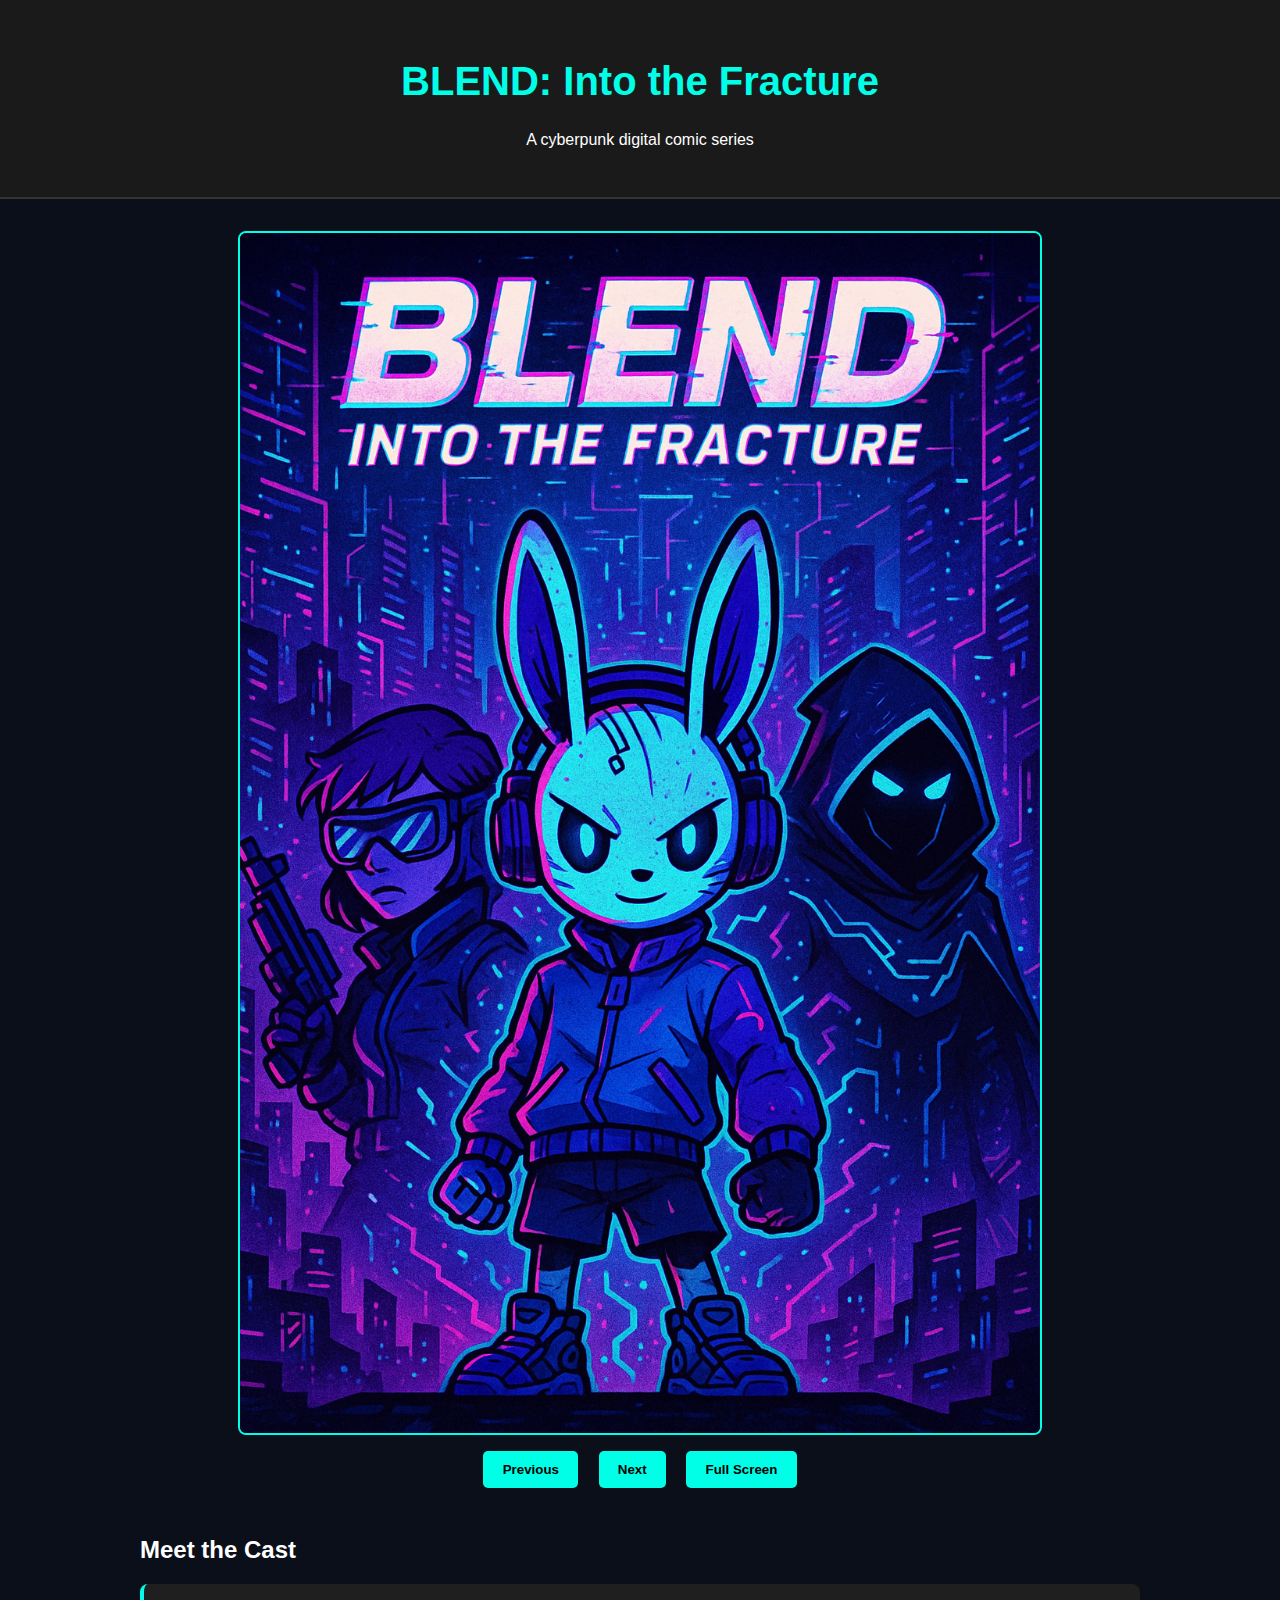
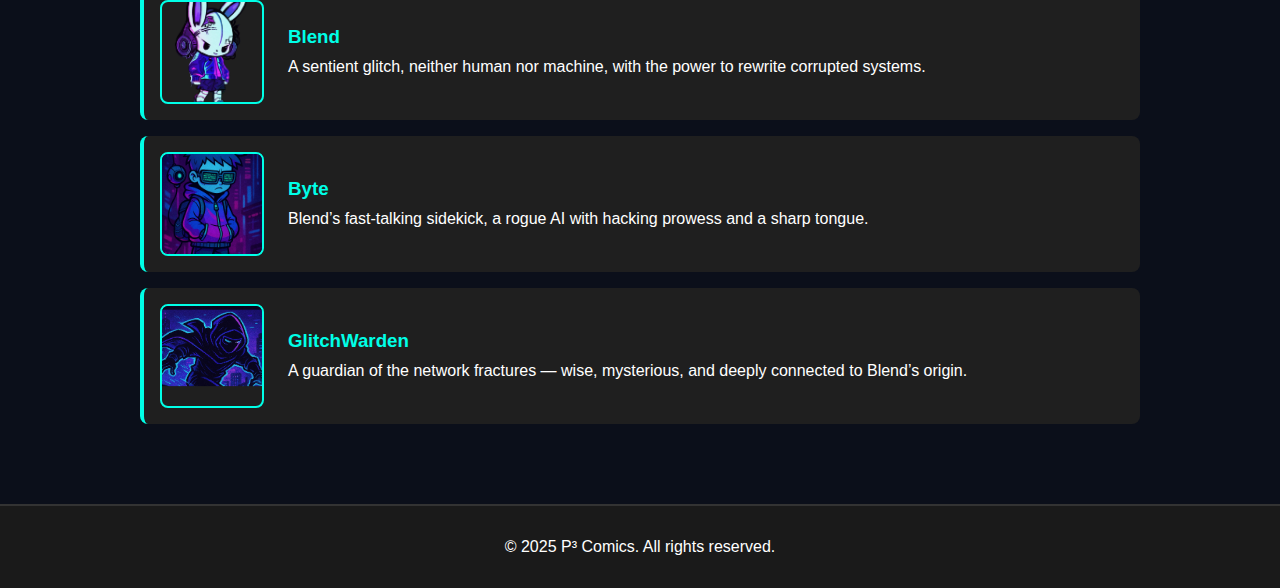
<file: index.html>
<!DOCTYPE html>
<html lang="en">
<head>
  <meta charset="UTF-8" />
  <meta name="viewport" content="width=device-width, initial-scale=1.0" />
  <title>BLEND: Into the Fracture</title>
  <link rel="stylesheet" href="blend.css" />
</head>
<body>
  <header>
    <h1>BLEND: Into the Fracture</h1>
    <p>A cyberpunk digital comic series</p>
  </header>

  <main>
    <section id="comic-viewer">
      <div id="comic-container">
          <img src="ChatGPT Image Apr 18, 2025, 02_00_29 PM.png" alt="Page 1" class="comic-page active" />
          <img src="My ChatGPT image.png" alt="Page 2" class="comic-page" />
          <img src="My ChatGPT image (23).png" alt="Page 3" class="comic-page" />
          <img src="My ChatGPT image (24).png" alt="Page 4" class="comic-page" />
          <img src="My ChatGPT image (25).png" alt="Page 5" class="comic-page" />
          <img src="My ChatGPT image (26).png" alt="Page 6" class="comic-page" />
          <img src="My ChatGPT image (27).png" alt="Page 7" class="comic-page" />
          <img src="My ChatGPT image (28).png" alt="Page 8" class="comic-page" />
          <img src="My ChatGPT image (29).png" alt="Page 9" class="comic-page" />
          <img src="My ChatGPT image (30).png" alt="Page 10" class="comic-page" />
          <img src="My ChatGPT image (31).png" alt="Page 11" class="comic-page" />
          <img src="My ChatGPT image (32).png" alt="Page 12" class="comic-page" />
          <img src="My ChatGPT image (33).png" alt="Page 13" class="comic-page" />
          <img src="My ChatGPT image (34).png" alt="Page 14" class="comic-page" />
          <img src="My ChatGPT image (35).png" alt="Page 15" class="comic-page" />
          <img src="My ChatGPT image (36).png" alt="Page 16" class="comic-page" />
          <img src="My ChatGPT image (37).png" alt="Page 17" class="comic-page" />
          <img src="My ChatGPT image (38).png" alt="Page 18" class="comic-page" />
          <img src="My ChatGPT image (39).png" alt="Page 19" class="comic-page" />
          <img src="My ChatGPT image (40).png" alt="Page 20" class="comic-page" />
          <img src="My ChatGPT image (41).png" alt="Page 21" class="comic-page" />
          <img src="My ChatGPT image (42).png" alt="Page 22" class="comic-page" />
          <img src="My ChatGPT image (43).png" alt="Page 23" class="comic-page" />
          <img src="ChatGPT Image Apr 18, 2025, 06_50_44 PM.png" alt="Page 24" class="comic-page" />
        </div>

      </div>
      <div class="controls">
        <button id="prev">Previous</button>
        <button id="next">Next</button>
        <button id="fullscreen">Full Screen</button>
      </div>
    </section>

    <section id="characters">
        <h2>Meet the Cast</h2>
      
        <div class="character">
          <img src="GmJgOriW4AAnVTN-removebg-preview (1).png" alt="Blend" class="character-img" />
          <div class="character-info">
            <h3>Blend</h3>
            <p>A sentient glitch, neither human nor machine, with the power to rewrite corrupted systems.</p>
          </div>
        </div>
      
        <div class="character">
          <img src="My ChatGPT image (4).png" alt="Byte" class="character-img" />
          <div class="character-info">
            <h3>Byte</h3>
            <p>Blend’s fast-talking sidekick, a rogue AI with hacking prowess and a sharp tongue.</p>
          </div>
        </div>
      
        <div class="character">
          <img src="My ChatGPT image (34) (1).png.crdownload" alt="GlitchWarden" class="character-img" />
          <div class="character-info">
            <h3>GlitchWarden</h3>
            <p>A guardian of the network fractures — wise, mysterious, and deeply connected to Blend’s origin.</p>
          </div>
        </div>
      </section>
      
  </main>

  <footer>
    <p>&copy; 2025 P³ Comics. All rights reserved.</p>
  </footer>

  <script src="blend.js"></script>
</body>
</html>
</file>
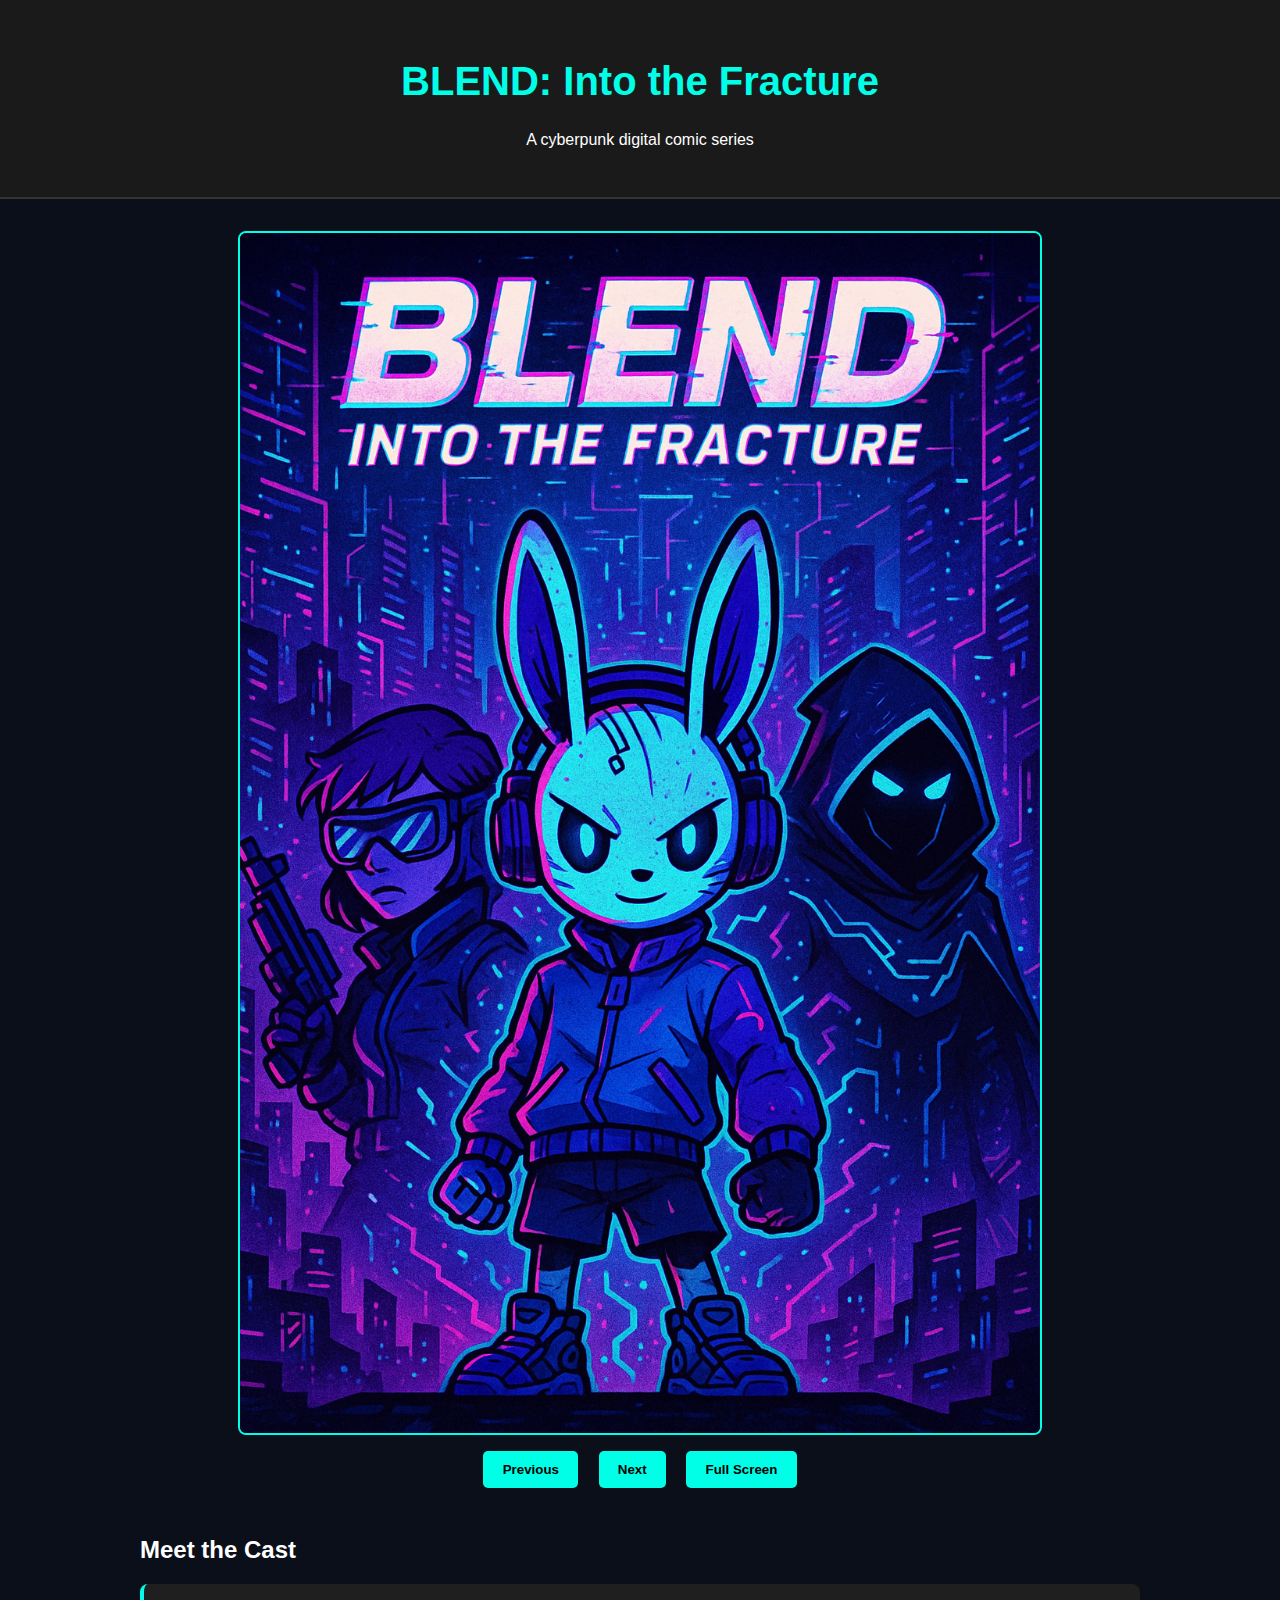
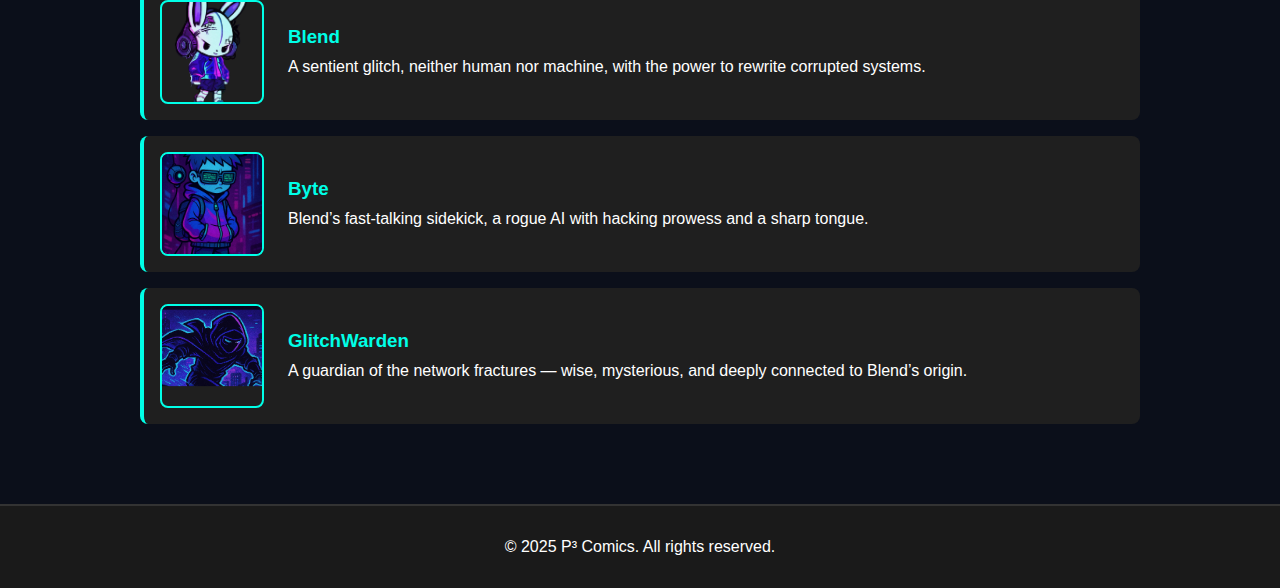
<file: blend.html>
<!DOCTYPE html>
<html lang="en">
<head>
  <meta charset="UTF-8" />
  <meta name="viewport" content="width=device-width, initial-scale=1.0" />
  <title>BLEND: Into the Fracture</title>
  <link rel="stylesheet" href="blend.css" />
</head>
<body>
  <header>
    <h1>BLEND: Into the Fracture</h1>
    <p>A cyberpunk digital comic series</p>
  </header>

  <main>
    <section id="comic-viewer">
      <div id="comic-container">
          <img src="ChatGPT Image Apr 18, 2025, 02_00_29 PM.png" alt="Page 1" class="comic-page active" />
          <img src="My ChatGPT image.png" alt="Page 2" class="comic-page" />
          <img src="My ChatGPT image (23).png" alt="Page 3" class="comic-page" />
          <img src="My ChatGPT image (24).png" alt="Page 4" class="comic-page" />
          <img src="My ChatGPT image (25).png" alt="Page 5" class="comic-page" />
          <img src="My ChatGPT image (26).png" alt="Page 6" class="comic-page" />
          <img src="My ChatGPT image (27).png" alt="Page 7" class="comic-page" />
          <img src="My ChatGPT image (28).png" alt="Page 8" class="comic-page" />
          <img src="My ChatGPT image (29).png" alt="Page 9" class="comic-page" />
          <img src="My ChatGPT image (30).png" alt="Page 10" class="comic-page" />
          <img src="My ChatGPT image (31).png" alt="Page 11" class="comic-page" />
          <img src="My ChatGPT image (32).png" alt="Page 12" class="comic-page" />
          <img src="My ChatGPT image (33).png" alt="Page 13" class="comic-page" />
          <img src="My ChatGPT image (34).png" alt="Page 14" class="comic-page" />
          <img src="My ChatGPT image (35).png" alt="Page 15" class="comic-page" />
          <img src="My ChatGPT image (36).png" alt="Page 16" class="comic-page" />
          <img src="My ChatGPT image (37).png" alt="Page 17" class="comic-page" />
          <img src="My ChatGPT image (38).png" alt="Page 18" class="comic-page" />
          <img src="My ChatGPT image (39).png" alt="Page 19" class="comic-page" />
          <img src="My ChatGPT image (40).png" alt="Page 20" class="comic-page" />
          <img src="My ChatGPT image (41).png" alt="Page 21" class="comic-page" />
          <img src="My ChatGPT image (42).png" alt="Page 22" class="comic-page" />
          <img src="My ChatGPT image (43).png" alt="Page 23" class="comic-page" />
          <img src="ChatGPT Image Apr 18, 2025, 06_50_44 PM.png" alt="Page 24" class="comic-page" />
        </div>

      </div>
      <div class="controls">
        <button id="prev">Previous</button>
        <button id="next">Next</button>
        <button id="fullscreen">Full Screen</button>
      </div>
    </section>

    <section id="characters">
        <h2>Meet the Cast</h2>
      
        <div class="character">
          <img src="GmJgOriW4AAnVTN-removebg-preview (1).png" alt="Blend" class="character-img" />
          <div class="character-info">
            <h3>Blend</h3>
            <p>A sentient glitch, neither human nor machine, with the power to rewrite corrupted systems.</p>
          </div>
        </div>
      
        <div class="character">
          <img src="My ChatGPT image (4).png" alt="Byte" class="character-img" />
          <div class="character-info">
            <h3>Byte</h3>
            <p>Blend’s fast-talking sidekick, a rogue AI with hacking prowess and a sharp tongue.</p>
          </div>
        </div>
      
        <div class="character">
          <img src="My ChatGPT image (34) (1).png.crdownload" alt="GlitchWarden" class="character-img" />
          <div class="character-info">
            <h3>GlitchWarden</h3>
            <p>A guardian of the network fractures — wise, mysterious, and deeply connected to Blend’s origin.</p>
          </div>
        </div>
      </section>
      
  </main>

  <footer>
    <p>&copy; 2025 P³ Comics. All rights reserved.</p>
  </footer>

  <script src="blend.js"></script>
</body>
</html>
</file>
<file: blend.css>
body {
    margin: 0;
    font-family: 'Segoe UI', Tahoma, Geneva, Verdana, sans-serif;
    background-color: #0b0f1a;
    color: #fff;
  }
  
  header {
    text-align: center;
    padding: 2rem 1rem;
    background: #1a1a1a;
    border-bottom: 2px solid #333;
  }
  
  h1 {
    font-size: 2.5rem;
    color: #00ffe7;
  }
  
  main {
    max-width: 1000px;
    margin: auto;
    padding: 2rem 1rem;
  }
  
  #comic-viewer {
    text-align: center;
  }
  
  #comic-container {
    position: relative;
    max-width: 800px; /* smaller container */
    height: auto;
    margin: 0 auto;
    overflow: hidden;
    background: #0f0f0f;
    border: 2px solid #00ffe7;
    border-radius: 8px;
  }
  
  .comic-page {
    display: none;
    width: 100%;
    height: auto;
    object-fit: contain;
    opacity: 100;
    transition: opacity 0.5s ease-in-out;
    z-index: 0;
    pointer-events: none;
  }
  
  .comic-page.active {
    display: block;
  }
  
  #comic-container:fullscreen {
    width: 100vw;
    height: 100vh;
    max-width: 100vw;
    max-height: 100vh;
    border: none;
    border-radius: 0;
    box-shadow: none;
    background: #000;
  }
  
  #comic-container:fullscreen .comic-page {
    object-fit: contain;
    width: 100%;
    height: 100%;
  }
  
  .controls {
    margin-top: 1rem;
  }
  
  .controls button {
    background-color: #00ffe7;
    border: none;
    padding: 0.7rem 1.2rem;
    margin: 0 0.5rem;
    color: #000;
    font-weight: bold;
    border-radius: 5px;
    cursor: pointer;
  }
  
  .controls button:hover {
    background-color: #00ccbe;
  }
  
  #characters {
    margin-top: 3rem;
  }
  
  .character {
    display: flex;
    align-items: center;
    background: #1f1f1f;
    padding: 1rem;
    margin: 1rem 0;
    border-left: 4px solid #00ffe7;
    border-radius: 8px;
    gap: 1.5rem;
  }
  
  .character-img {
    width: 100px;
    height: 100px;
    object-fit: cover;
    border-radius: 8px;
    border: 2px solid #00ffe7;
  }
  
  .character-info h3 {
    margin: 0 0 0.5rem;
    color: #00ffe7;
  }
  
  .character-info p {
    margin: 0;
    line-height: 1.4;
  }
  
  
  footer {
    text-align: center;
    padding: 1rem;
    background: #1a1a1a;
    border-top: 2px solid #333;
    margin-top: 2rem;
  }
  
  @media (max-width: 768px) {
    header h1 {
      font-size: 1.8rem;
    }

    .controls {
      flex-direction: column;
      position: static;
      gap: 0.5rem;
    }

    .controls button {
      width: 100%;
      font-size: 1rem;
      padding: 0.8rem;
    }

    .character {
      flex-direction: column;
      align-items: flex-start;
      text-align: left;
    }

    .character-img {
      width: 100%;
      height: auto;
      margin-bottom: 1rem;
    }

    main {
      padding: 1rem;
    }

    footer {
      font-size: 0.9rem;
      padding: 1rem 0.5rem;
    }
}
</file>
